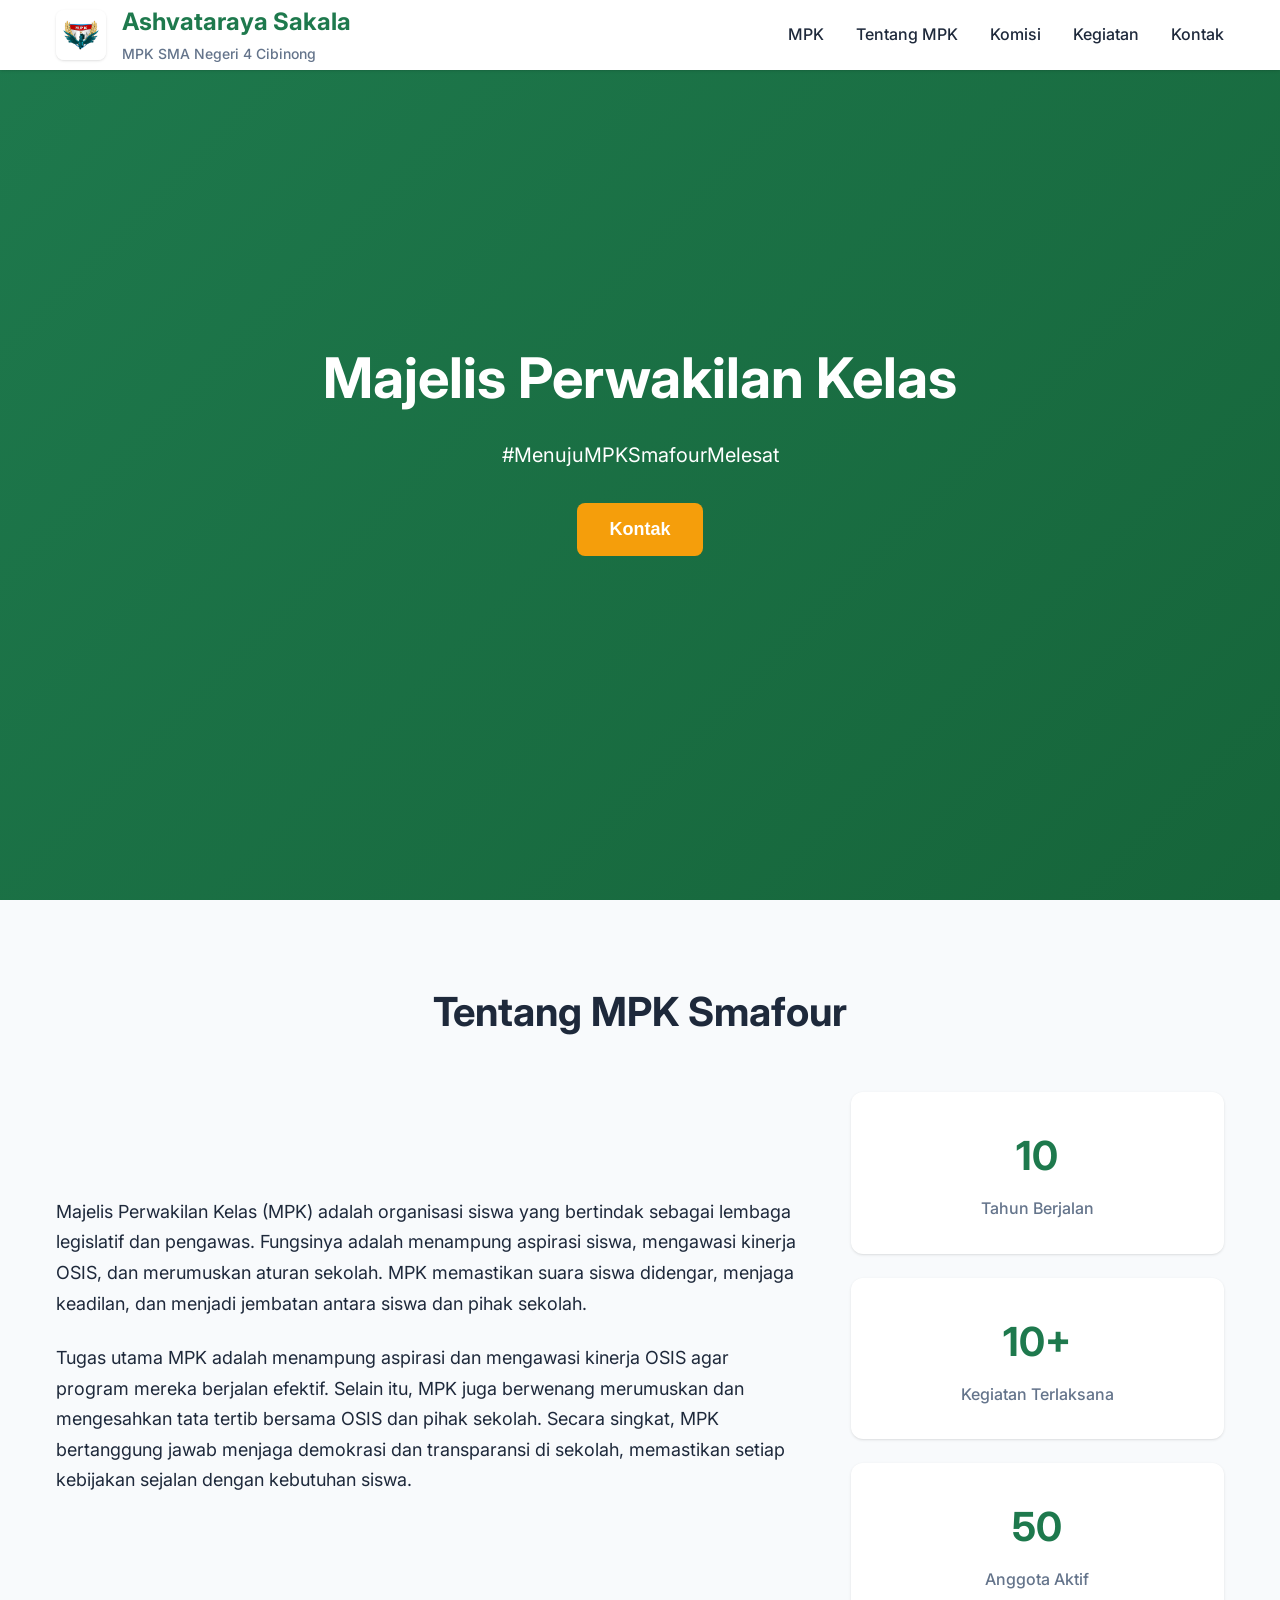
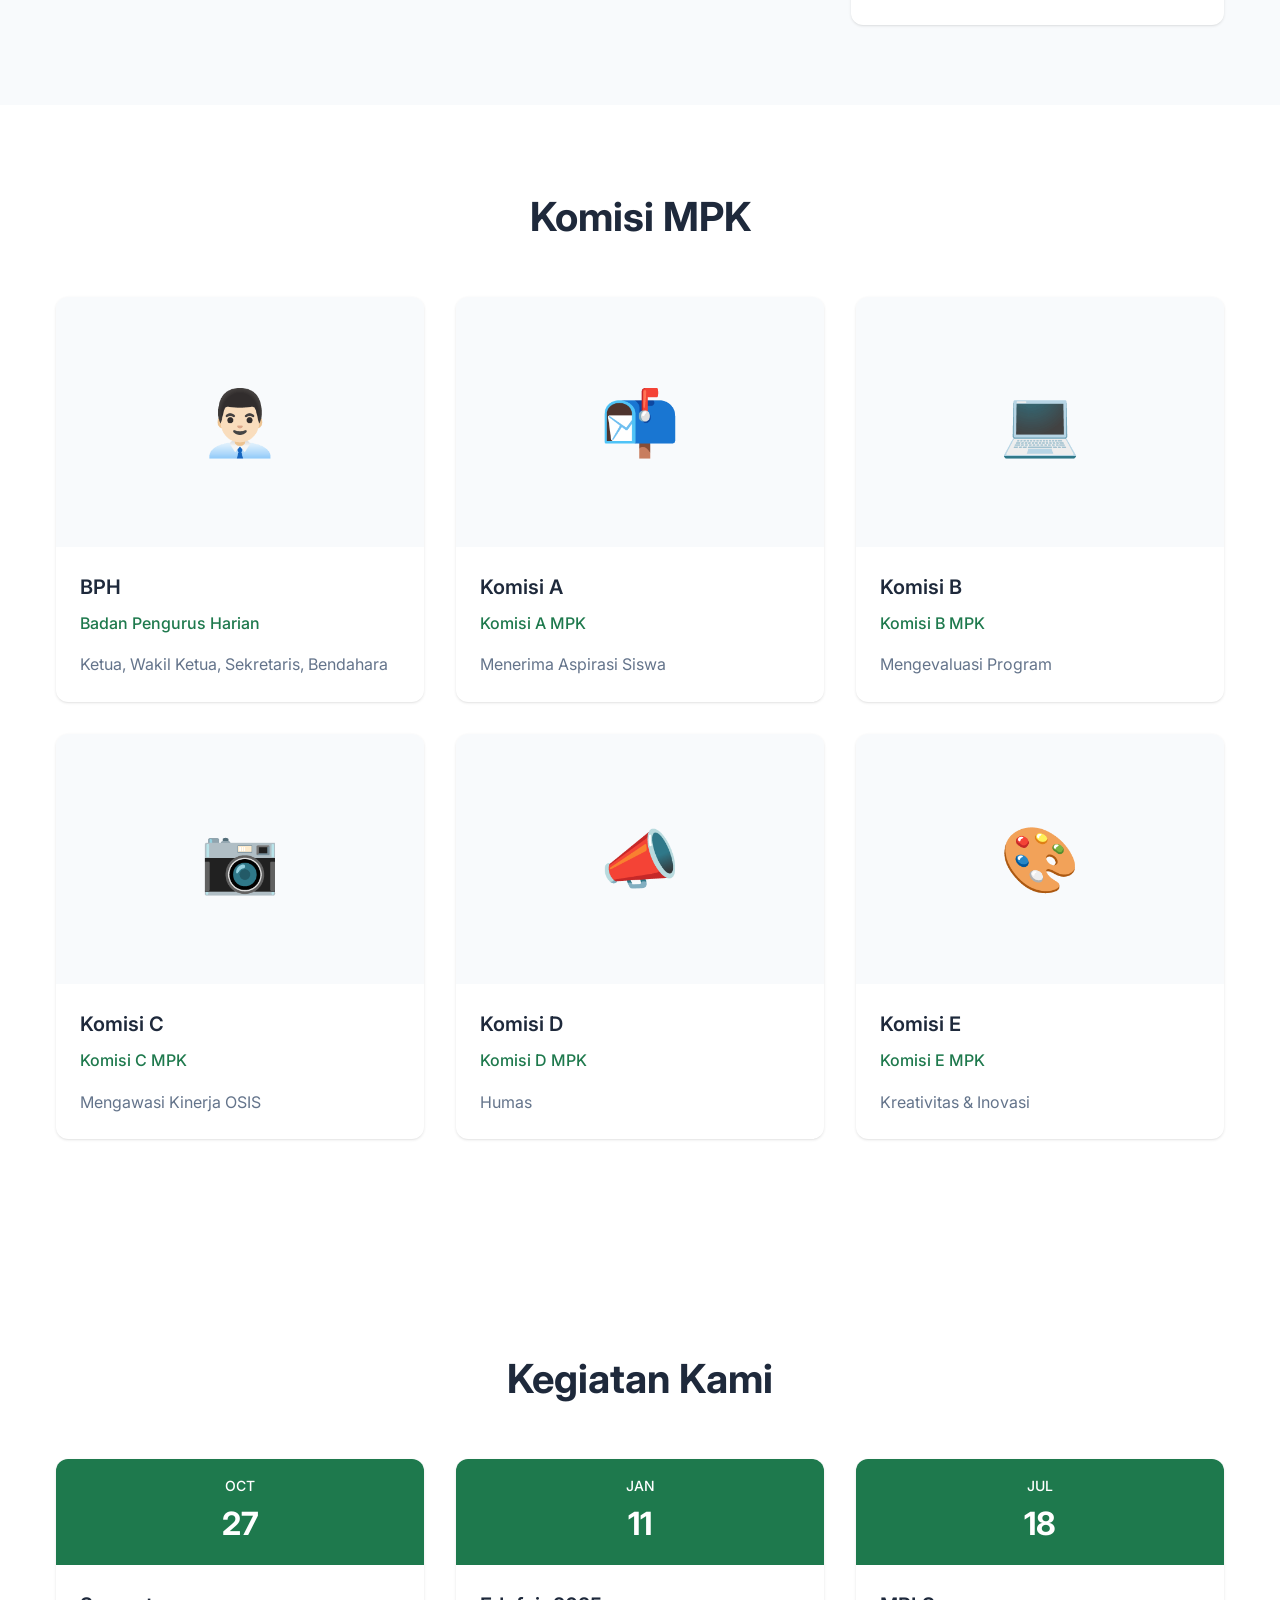
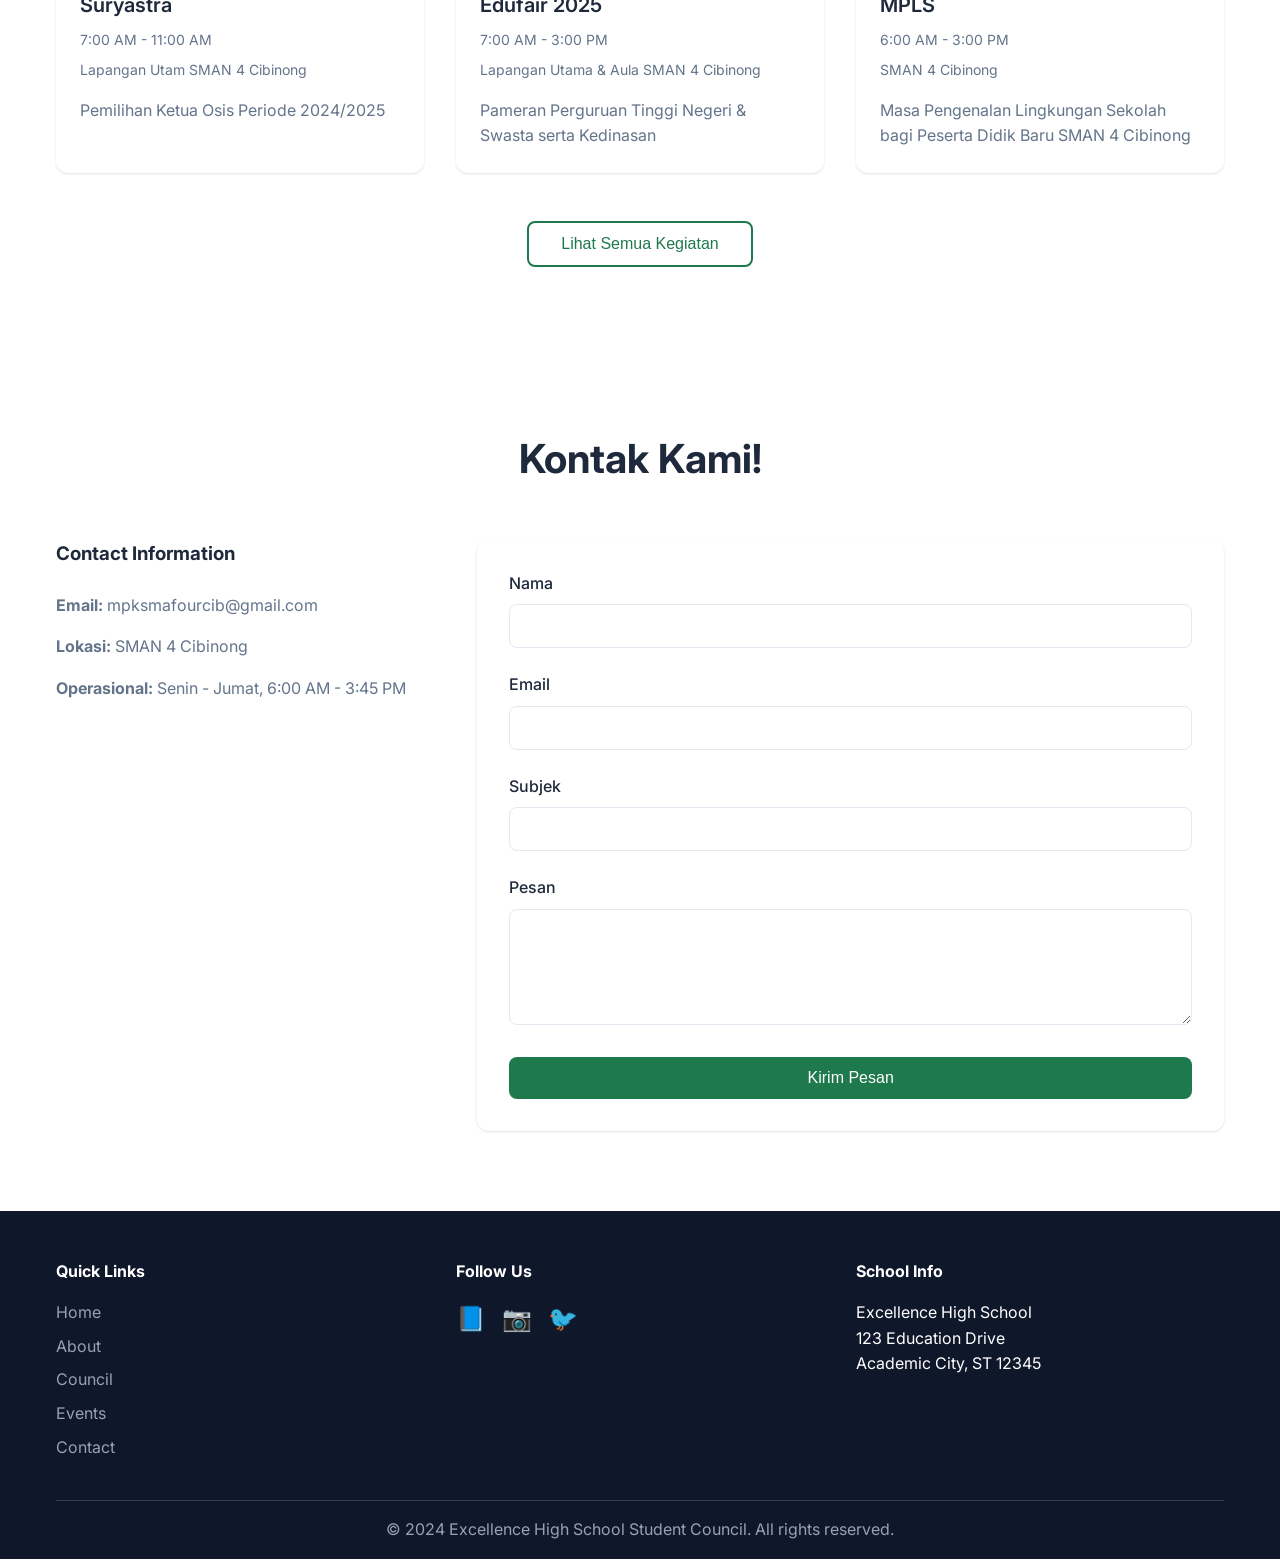
<file: index.html>
<!DOCTYPE html>
<html lang="en">
<head>
    <meta charset="UTF-8">
    <meta name="viewport" content="width=device-width, initial-scale=1.0">
    <title>Majelis Perwakilan Kelas - SMAN 4 Cibinong</title>
    <link rel="icon" type="image/svg+xml" href="logo.svg">
    <link rel="stylesheet" href="styles.css">
    <link rel="preconnect" href="https://fonts.googleapis.com">
    <link rel="preconnect" href="https://fonts.gstatic.com" crossorigin>
    <link href="https://fonts.googleapis.com/css2?family=Inter:wght@300;400;500;600;700&display=swap" rel="stylesheet">
</head>
<body>
    <header class="header">
        <nav class="navbar">
            <div class="nav-container">
                <div class="nav-logo">
                    <img src="Logo.jpeg" alt="MPK Logo" class="logo-image">
                    <div class="logo-text">
                        <h1>Ashvataraya Sakala</h1>
                        <span class="nav-subtitle">MPK SMA Negeri 4 Cibinong</span>
                    </div>
                </div>
                <ul class="nav-menu" id="nav-menu">
                    <li><a href="#home" class="nav-link">MPK</a></li>
                    <li><a href="#about" class="nav-link">Tentang MPK</a></li>
                    <li><a href="#council" class="nav-link">Komisi</a></li>
                    <li><a href="#events" class="nav-link">Kegiatan</a></li>
                    <li><a href="#contact" class="nav-link">Kontak</a></li>
                </ul>
                <div class="hamburger" id="hamburger">
                    <span></span>
                    <span></span>
                    <span></span>
                </div>
            </div>
        </nav>
    </header>

    <main>
        <section id="home" class="hero">
            <div class="hero-container">
                <h2 class="hero-title">Majelis Perwakilan Kelas</h2>
                <p class="hero-subtitle">#MenujuMPKSmafourMelesat</p>
                <button class="cta-button" id="cta-button">Kontak</button>
            </div>
        </section>

        <section id="about" class="about">
            <div class="container">
                <h2 class="section-title">Tentang MPK Smafour</h2>
                <div class="about-content">
                    <div class="about-text">
                        <p>Majelis Perwakilan Kelas (MPK) adalah organisasi siswa yang bertindak sebagai lembaga legislatif dan pengawas. Fungsinya adalah menampung aspirasi siswa, mengawasi kinerja OSIS, dan merumuskan aturan sekolah. MPK memastikan suara siswa didengar, menjaga keadilan, dan menjadi jembatan antara siswa dan pihak sekolah.</p>
                        <p>Tugas utama MPK adalah menampung aspirasi dan mengawasi kinerja OSIS agar program mereka berjalan efektif. Selain itu, MPK juga berwenang merumuskan dan mengesahkan tata tertib bersama OSIS dan pihak sekolah. Secara singkat, MPK bertanggung jawab menjaga demokrasi dan transparansi di sekolah, memastikan setiap kebijakan sejalan dengan kebutuhan siswa.</p>
                    </div>
                    <div class="about-stats">
                        <div class="stat">
                            <h3>10</h3>
                            <p>Tahun Berjalan</p>
                        </div>
                        <div class="stat">
                            <h3>10+</h3>
                            <p>Kegiatan Terlaksana</p>
                        </div>
                        <div class="stat">
                            <h3>50</h3>
                            <p>Anggota Aktif</p>
                        </div>
                    </div>
                </div>
            </div>
        </section>

        <section id="council" class="council">
            <div class="container">
                <h2 class="section-title">Komisi MPK</h2>
                <div class="council-grid" id="council-grid">
                    <!-- Council members will be populated by JavaScript -->
                </div>
            </div>
        </section>

        <section id="events" class="events">
            <div class="container">
                <h2 class="section-title">Kegiatan Kami</h2>
                <div class="events-grid" id="events-grid">
                    <!-- Events will be populated by JavaScript -->
                </div>
                <div class="events-cta">
                    <button class="secondary-button" id="view-all-events">Lihat Semua Kegiatan</button>
                </div>
            </div>
        </section>

        <section id="contact" class="contact">
            <div class="container">
                <h2 class="section-title">Kontak Kami!</h2>
                <div class="contact-content">
                    <div class="contact-info">
                        <h3>Contact Information</h3>
                        <p><strong>Email:</strong> mpksmafourcib@gmail.com</p>
                        <p><strong>Lokasi:</strong> SMAN 4 Cibinong</p>
                        <p><strong>Operasional:</strong> Senin - Jumat, 6:00 AM - 3:45 PM</p>
                    </div>
                    <form class="contact-form" id="contact-form">
                        <div class="form-group">
                            <label for="name">Nama</label>
                            <input type="text" id="name" name="name" required>
                        </div>
                        <div class="form-group">
                            <label for="email">Email</label>
                            <input type="email" id="email" name="email" required>
                        </div>
                        <div class="form-group">
                            <label for="subject">Subjek</label>
                            <input type="text" id="subject" name="subject" required>
                        </div>
                        <div class="form-group">
                            <label for="message">Pesan</label>
                            <textarea id="message" name="message" rows="5" required></textarea>
                        </div>
                        <button type="submit" class="primary-button">Kirim Pesan</button>
                    </form>
                </div>
            </div>
        </section>
    </main>

    <footer class="footer">
        <div class="container">
            <div class="footer-content">
                <div class="footer-section">
                    <h4>Quick Links</h4>
                    <ul>
                        <li><a href="#home">Home</a></li>
                        <li><a href="#about">About</a></li>
                        <li><a href="#council">Council</a></li>
                        <li><a href="#events">Events</a></li>
                        <li><a href="#contact">Contact</a></li>
                    </ul>
                </div>
                <div class="footer-section">
                    <h4>Follow Us</h4>
                    <div class="social-links">
                        <a href="#" aria-label="Facebook">📘</a>
                        <a href="#" aria-label="Instagram">📷</a>
                        <a href="#" aria-label="Twitter">🐦</a>
                    </div>
                </div>
                <div class="footer-section">
                    <h4>School Info</h4>
                    <p>Excellence High School<br>
                    123 Education Drive<br>
                    Academic City, ST 12345</p>
                </div>
            </div>
            <div class="footer-bottom">
                <p>&copy; 2024 Excellence High School Student Council. All rights reserved.</p>
            </div>
        </div>
    </footer>

    <script src="script.js"></script>
</body>
</html>
</file>
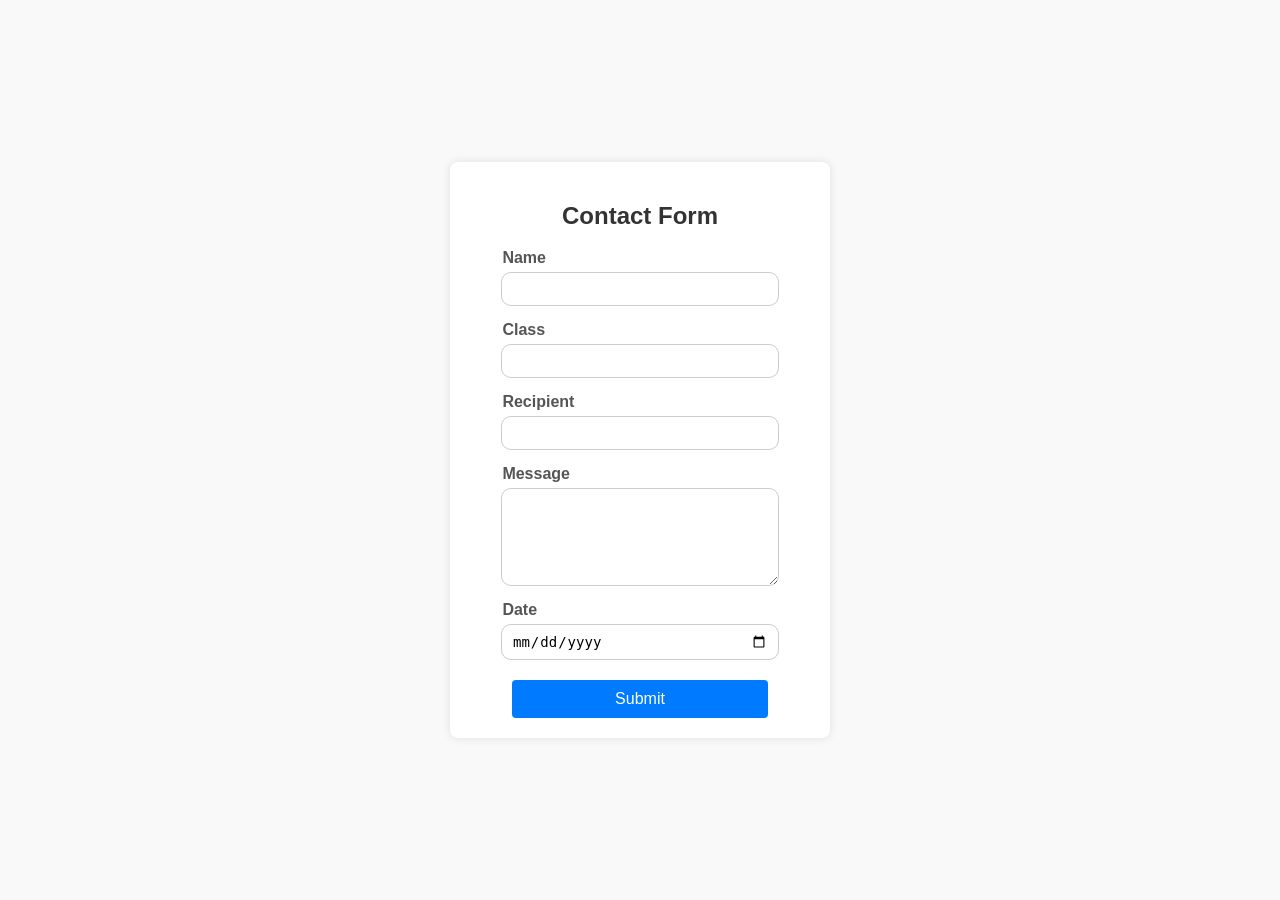
<file: Tutor.html>
<!DOCTYPE html>
<html lang="en">
<head>
    <meta charset="UTF-8" />
    <meta name="viewport" content="width=device-width, initial-scale=1" />
    <title>Simple Contact Form</title>
    <style>
        body {
            font-family: Arial, sans-serif;
            background-color: #f9f9f9;
            display: flex;
            justify-content: center;
            align-items: center;
            height: 100vh;
            margin: 0;
        }
        .container {
            background: white;
            padding: 20px 30px;
            border-radius: 8px;
            box-shadow: 0 0 10px rgba(0,0,0,0.1);
            width: 320px;
        }
        h2 {
            text-align: center;
            color: #333;
        }
        label {
            display: block;
            margin-top: 15px;
            margin-left: 7%;
            font-weight: bold;
            color: #555;
        }
        input[type="text"],
        input[type="date"],
        textarea {
            width: 80%;
            padding: 8px 10px;
            margin: 5px auto 0 auto;
            display: block;
            border: 1px solid #ccc;
            border-radius: 10px;
            resize: vertical;
            font-size: 14px;
        }
        textarea {
            height: 80px;
        }
        button {
            margin: 20px auto 0 auto;
            display: block;
            width: 80%;
            padding: 10px;
            background-color: #007bff;
            border: none;
            border-radius: 4px;
            color: white;
            font-size: 16px;
            cursor: pointer;
            transition: background-color 0.3s ease, transform 0.3s ease;
        }
        button:hover {
            background-color: #0056b3;
            transform: scale(1.05);
        }
    </style>
</head>
<body>
    <div class="container">
        <h2>Contact Form</h2>
        <form action="/submit" method="POST">
            <label for="name">Name</label>
            <input type="text" id="name" name="name" required />

            <label for="class">Class</label>
            <input type="text" id="class" name="class" required />

            <label for="recipient">Recipient</label>
            <input type="text" id="recipient" name="recipient" required />

            <label for="message">Message</label>
            <textarea id="message" name="message" required></textarea>

            <label for="date">Date</label>
            <input type="date" id="date" name="date" required />

            <button type="submit">Submit</button>
        </form>
    </div>
</body>
</html>
</file>
<file: styles.css>
/* CSS Variables for consistent theming */
:root {
    --primary-color: #1e794d;
    --primary-dark: #16653a;
    --secondary-color: #64748b;
    --accent-color: #f59e0b;
    --success-color: #10b981;
    --text-primary: #1e293b;
    --text-secondary: #64748b;
    --text-light: #94a3b8;
    --background: #ffffff;
    --background-light: #f8fafc;
    --background-dark: #0f172a;
    --border-color: #e2e8f0;
    --shadow: 0 1px 3px 0 rgb(0 0 0 / 0.1), 0 1px 2px -1px rgb(0 0 0 / 0.1);
    --shadow-lg: 0 10px 15px -3px rgb(0 0 0 / 0.1), 0 4px 6px -4px rgb(0 0 0 / 0.1);
    --border-radius: 8px;
    --border-radius-lg: 12px;
    --transition: all 0.3s ease;
}

/* Reset and base styles */
* {
    margin: 0;
    padding: 0;
    box-sizing: border-box;
}

html {
    scroll-behavior: smooth;
}

body {
    font-family: 'Inter', -apple-system, BlinkMacSystemFont, 'Segoe UI', Roboto, sans-serif;
    line-height: 1.6;
    color: var(--text-primary);
    background-color: var(--background);
}

/* Container utility */
.container {
    max-width: 1200px;
    margin: 0 auto;
    padding: 0 1rem;
}

/* Header and Navigation */
.header {
    position: fixed;
    top: 0;
    width: 100%;
    background: var(--background);
    box-shadow: var(--shadow);
    z-index: 1000;
    transition: var(--transition);
}

.nav-container {
    max-width: 1200px;
    margin: 0 auto;
    padding: 0 1rem;
    display: flex;
    justify-content: space-between;
    align-items: center;
    height: 70px;
}

.nav-logo {
    display: flex;
    align-items: center;
    gap: 1rem;
}

.logo-image {
    width: 50px;
    height: 50px;
    object-fit: contain;
    border-radius: var(--border-radius);
    box-shadow: var(--shadow);
}

.logo-text h1 {
    font-size: 1.5rem;
    font-weight: 700;
    color: var(--primary-color);
    margin: 0;
}

.nav-subtitle {
    font-size: 0.875rem;
    color: var(--text-secondary);
    font-weight: 500;
}

.nav-menu {
    display: flex;
    list-style: none;
    gap: 2rem;
}

.nav-link {
    text-decoration: none;
    color: var(--text-primary);
    font-weight: 500;
    transition: var(--transition);
    position: relative;
}

.nav-link:hover {
    color: var(--primary-color);
}

.nav-link::after {
    content: '';
    position: absolute;
    bottom: -5px;
    left: 0;
    width: 0;
    height: 2px;
    background: var(--primary-color);
    transition: var(--transition);
}

.nav-link:hover::after {
    width: 100%;
}

.hamburger {
    display: none;
    flex-direction: column;
    cursor: pointer;
    gap: 4px;
}

.hamburger span {
    width: 25px;
    height: 3px;
    background: var(--text-primary);
    transition: var(--transition);
}

/* Hero Section */
.hero {
    min-height: 100vh;
    display: flex;
    align-items: center;
    justify-content: center;
    background: linear-gradient(135deg, var(--primary-color) 0%, var(--primary-dark) 100%);
    color: white;
    text-align: center;
    padding-top: 70px;
}

.hero-container {
    max-width: 800px;
    padding: 0 1rem;
}

.hero-title {
    font-size: 3.5rem;
    font-weight: 700;
    margin-bottom: 1rem;
    animation: fadeInUp 1s ease-out;
}

.hero-subtitle {
    font-size: 1.25rem;
    margin-bottom: 2rem;
    opacity: 0.9;
    animation: fadeInUp 1s ease-out 0.2s both;
}

.cta-button {
    background: var(--accent-color);
    color: white;
    border: none;
    padding: 1rem 2rem;
    font-size: 1.125rem;
    font-weight: 600;
    border-radius: var(--border-radius);
    cursor: pointer;
    transition: var(--transition);
    animation: fadeInUp 1s ease-out 0.4s both;
}

.cta-button:hover {
    background: #d97706;
    transform: translateY(-2px);
    box-shadow: var(--shadow-lg);
}

/* Section Styles */
section {
    padding: 5rem 0;
}

.section-title {
    font-size: 2.5rem;
    font-weight: 700;
    text-align: center;
    margin-bottom: 3rem;
    color: var(--text-primary);
}

.about {
    background: var(--background-light);
}

.about-content {
    display: grid;
    grid-template-columns: 2fr 1fr;
    gap: 3rem;
    align-items: center;
}

.about-text p {
    margin-bottom: 1.5rem;
    font-size: 1.125rem;
    line-height: 1.7;
}

.about-stats {
    display: grid;
    gap: 1.5rem;
}

.stat {
    background: white;
    padding: 2rem;
    border-radius: var(--border-radius-lg);
    box-shadow: var(--shadow);
    text-align: center;
    transition: var(--transition);
}

.stat:hover {
    transform: translateY(-5px);
    box-shadow: var(--shadow-lg);
}

.stat h3 {
    font-size: 2.5rem;
    font-weight: 700;
    color: var(--primary-color);
    margin-bottom: 0.5rem;
}

.stat p {
    color: var(--text-secondary);
    font-weight: 500;
}

/* Council Section */
.council-grid {
    display: grid;
    grid-template-columns: repeat(auto-fit, minmax(300px, 1fr));
    gap: 2rem;
    margin-bottom: 3rem;
}

.council-member {
    background: white;
    border-radius: var(--border-radius-lg);
    overflow: hidden;
    box-shadow: var(--shadow);
    transition: var(--transition);
}

.council-member:hover {
    transform: translateY(-5px);
    box-shadow: var(--shadow-lg);
}

.member-image {
    width: 100%;
    height: 250px;
    background: var(--background-light);
    display: flex;
    align-items: center;
    justify-content: center;
    font-size: 4rem;
    color: var(--text-secondary);
}

.member-info {
    padding: 1.5rem;
}

.member-name {
    font-size: 1.25rem;
    font-weight: 600;
    margin-bottom: 0.5rem;
    color: var(--text-primary);
}

.member-position {
    color: var(--primary-color);
    font-weight: 500;
    margin-bottom: 1rem;
}

.member-bio {
    color: var(--text-secondary);
    line-height: 1.6;
}

/* Events Section */
.events-grid {
    display: grid;
    grid-template-columns: repeat(auto-fit, minmax(350px, 1fr));
    gap: 2rem;
    margin-bottom: 3rem;
}

.event-card {
    background: white;
    border-radius: var(--border-radius-lg);
    overflow: hidden;
    box-shadow: var(--shadow);
    transition: var(--transition);
}

.event-card:hover {
    transform: translateY(-5px);
    box-shadow: var(--shadow-lg);
}

.event-date {
    background: var(--primary-color);
    color: white;
    padding: 1rem;
    text-align: center;
}

.event-month {
    font-size: 0.875rem;
    font-weight: 500;
    text-transform: uppercase;
}

.event-day {
    font-size: 2rem;
    font-weight: 700;
}

.event-content {
    padding: 1.5rem;
}

.event-title {
    font-size: 1.25rem;
    font-weight: 600;
    margin-bottom: 0.5rem;
    color: var(--text-primary);
}

.event-time, .event-location {
    color: var(--text-secondary);
    margin-bottom: 0.5rem;
    font-size: 0.875rem;
}

.event-description {
    color: var(--text-secondary);
    line-height: 1.6;
    margin-top: 1rem;
}

.events-cta {
    text-align: center;
}

.secondary-button {
    background: transparent;
    color: var(--primary-color);
    border: 2px solid var(--primary-color);
    padding: 0.75rem 2rem;
    font-size: 1rem;
    font-weight: 500;
    border-radius: var(--border-radius);
    cursor: pointer;
    transition: var(--transition);
}

.secondary-button:hover {
    background: var(--primary-color);
    color: white;
}

/* Contact Section */
.contact-content {
    display: grid;
    grid-template-columns: 1fr 2fr;
    gap: 3rem;
}

.contact-info h3 {
    margin-bottom: 1.5rem;
    color: var(--text-primary);
}

.contact-info p {
    margin-bottom: 1rem;
    color: var(--text-secondary);
}

.contact-form {
    background: white;
    padding: 2rem;
    border-radius: var(--border-radius-lg);
    box-shadow: var(--shadow);
}

.form-group {
    margin-bottom: 1.5rem;
}

.form-group label {
    display: block;
    margin-bottom: 0.5rem;
    font-weight: 500;
    color: var(--text-primary);
}

.form-group input,
.form-group textarea {
    width: 100%;
    padding: 0.75rem;
    border: 1px solid var(--border-color);
    border-radius: var(--border-radius);
    font-size: 1rem;
    transition: var(--transition);
}

.form-group input:focus,
.form-group textarea:focus {
    outline: none;
    border-color: var(--primary-color);
    box-shadow: 0 0 0 3px rgb(37 99 235 / 0.1);
}

.primary-button {
    background: var(--primary-color);
    color: white;
    border: none;
    padding: 0.75rem 2rem;
    font-size: 1rem;
    font-weight: 500;
    border-radius: var(--border-radius);
    cursor: pointer;
    transition: var(--transition);
    width: 100%;
}

.primary-button:hover {
    background: var(--primary-dark);
}

/* Footer */
.footer {
    background: var(--background-dark);
    color: white;
    padding: 3rem 0 1rem;
}

.footer-content {
    display: grid;
    grid-template-columns: repeat(auto-fit, minmax(250px, 1fr));
    gap: 2rem;
    margin-bottom: 2rem;
}

.footer-section h4 {
    margin-bottom: 1rem;
    color: white;
}

.footer-section ul {
    list-style: none;
}

.footer-section ul li {
    margin-bottom: 0.5rem;
}

.footer-section a {
    color: var(--text-light);
    text-decoration: none;
    transition: var(--transition);
}

.footer-section a:hover {
    color: white;
}

.social-links {
    display: flex;
    gap: 1rem;
}

.social-links a {
    font-size: 1.5rem;
    text-decoration: none;
}

.footer-bottom {
    border-top: 1px solid #334155;
    padding-top: 1rem;
    text-align: center;
    color: var(--text-light);
}

/* Animations */
@keyframes fadeInUp {
    from {
        opacity: 0;
        transform: translateY(30px);
    }
    to {
        opacity: 1;
        transform: translateY(0);
    }
}

/* Responsive Design */
@media (max-width: 768px) {
    .nav-menu {
        position: fixed;
        top: 70px;
        left: -100%;
        width: 100%;
        height: calc(100vh - 70px);
        background: var(--background);
        flex-direction: column;
        justify-content: flex-start;
        align-items: center;
        transition: var(--transition);
        box-shadow: var(--shadow-lg);
    }

    .nav-menu.active {
        left: 0;
    }

    .hamburger {
        display: flex;
    }

    .hamburger.active span:nth-child(1) {
        transform: rotate(45deg) translate(5px, 5px);
    }

    .hamburger.active span:nth-child(2) {
        opacity: 0;
    }

    .hamburger.active span:nth-child(3) {
        transform: rotate(-45deg) translate(7px, -6px);
    }

    .hero-title {
        font-size: 2.5rem;
    }

    .hero-subtitle {
        font-size: 1.125rem;
    }

    .section-title {
        font-size: 2rem;
    }

    .about-content {
        grid-template-columns: 1fr;
        text-align: center;
    }

    .contact-content {
        grid-template-columns: 1fr;
    }

    .council-grid,
    .events-grid {
        grid-template-columns: 1fr;
    }
}

@media (max-width: 480px) {
    .container {
        padding: 0 0.5rem;
    }

    section {
        padding: 3rem 0;
    }

    .hero-title {
        font-size: 2rem;
    }

    .nav-logo {
        gap: 0.5rem;
    }

    .logo-image {
        width: 40px;
        height: 40px;
    }

    .logo-text h1 {
        font-size: 1.25rem;
    }

    .section-title {
        font-size: 1.75rem;
    }
}
</file>
